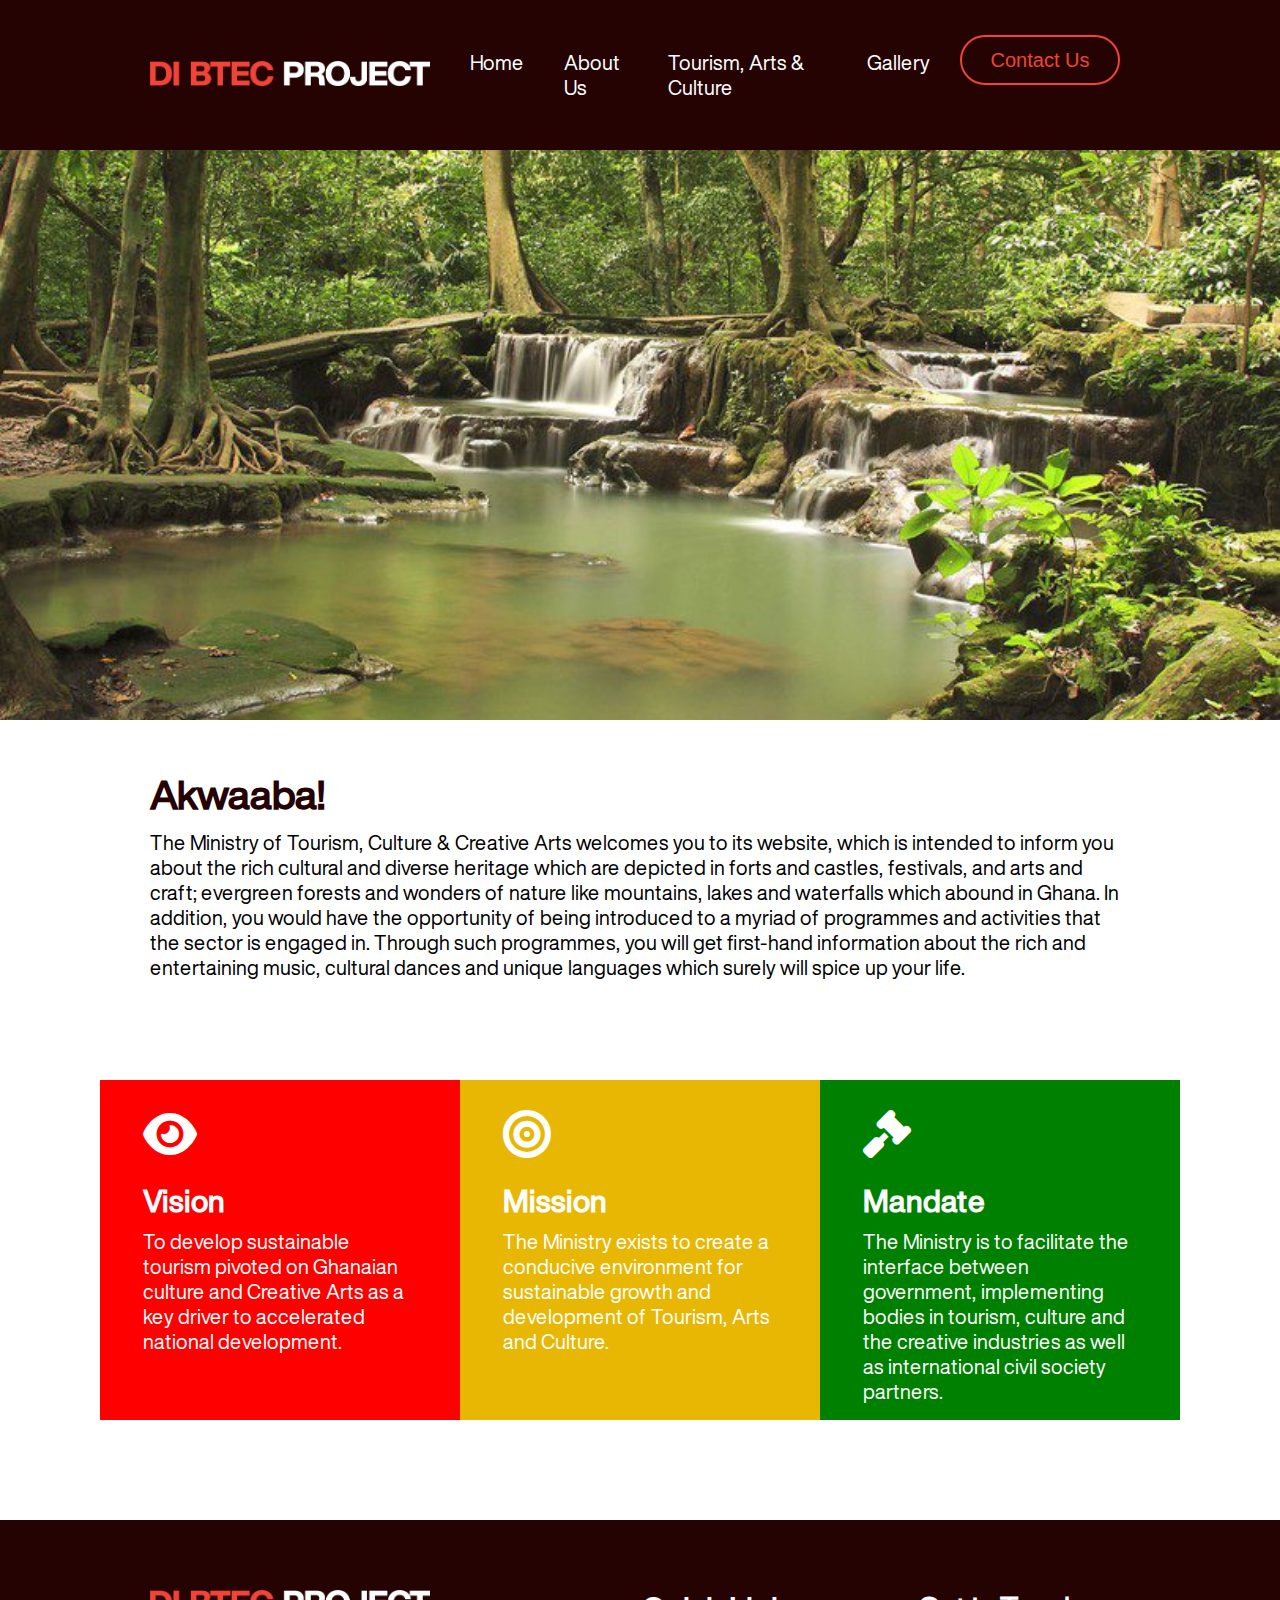
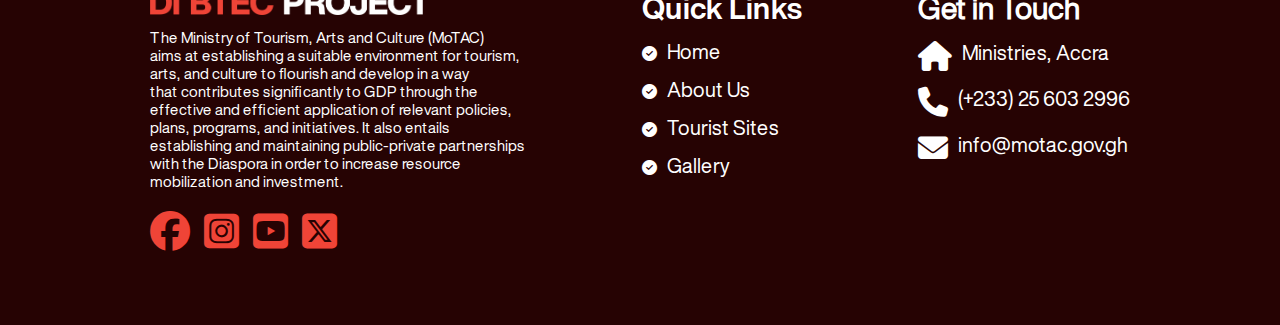
<file: index.html>
<!DOCTYPE html>
<html lang="en">
<head>
    <meta charset="UTF-8">
    <meta name="viewport" content="width=device-width, initial-scale=1.0">
    <title>motac.com</title>
    <link rel="stylesheet" href="style.css">
    <link rel="stylesheet" href="https://cdnjs.cloudflare.com/ajax/libs/font-awesome/6.7.2/css/all.min.css">
</head>
<body>
    <header>
        <a href="index.html">
        <div class="logo"><img src="logo1.png" alt=""></div>
        </a>
            <nav>
                <ul>
                    <li><a href="index.html">Home</a></li>
                    <li><a href="about.html">About Us</a></li>
                    <li><a href="tourist.html">Tourism, Arts & Culture</a></li>
                    <li><a href="gallery.html">Gallery</a></li>
                </ul>
                <a href="contact.html"><button class="nav-button">Contact Us</button></a>
            </nav>
    </header>
    <section id="main">
        <div class="hero">
            <div class="text">
                <h1 class="anim">Immerse Yourself<br>
                    in the Vibrant<br>
                    Ghanaian Culture.</h1>
                <p class="anim">Discover the Heartbeat of West Africa: Experience the Vibrant Culture,<br>
                    Stunning Landscapes, and Warm Hospitality of Ghana!
                </p>
                <a href="/tourist.html"><button class="btn anim">Explore More</button></a>
    </section>

    <section id="about">
        <div class="about-sec">
            <h2>Akwaaba!</h2>
            <p>The Ministry of Tourism, Culture & Creative Arts welcomes you to its website,
                which is intended to inform you about the rich cultural and diverse heritage
                which are depicted in forts and castles, festivals, and arts and craft;
                evergreen forests and wonders of nature like mountains, lakes and waterfalls
                which abound in Ghana. In addition, you would have the opportunity of
                being introduced to a myriad of programmes and activities that the sector is
                engaged in. Through such programmes, you will get first-hand information
                about the rich and entertaining music, cultural dances and unique
                languages which surely will spice up your life.
            </p>
        </div>
        <div class="cards">
            <div class="card1">
                <i class="fa-solid fa-eye"></i>
                <h2>Vision</h2>
                <p>To develop sustainable tourism pivoted on Ghanaian culture and
                    Creative Arts as a key driver to accelerated national development.</p>
            </div>
            <div class="card2">
                <i class="fa-solid fa-bullseye"></i>
                <h2>Mission</h2>
                <p>The Ministry exists to create a conducive environment for
                    sustainable growth and development of Tourism, Arts and Culture.</p>
            </div>
            <div class="card3">
                <i class="fa-solid fa-gavel"></i>
                <h2>Mandate</h2>
                <p>The Ministry is to facilitate the interface between government,
                    implementing bodies in tourism, culture and the creative
                    industries as well as international civil society partners.

                </p>
            </div>
        </div>
    </section>
    <section id="footer-links">
        <div class="bottom-links">
            <div class="footer-logo">
                <img src="logo1.png" alt="">
                <p>The Ministry of Tourism, Arts and Culture (MoTAC) <br>aims
                at establishing a suitable environment for tourism, <br>
                 arts, and culture to flourish and develop in a way <br>
                that contributes significantly to GDP through the <br>
                effective and efficient application of relevant policies, <br>
                plans, programs, and initiatives. It also entails <br>
                establishing and maintaining public-private partnerships <br>
                with the Diaspora in order to increase resource <br>
                mobilization and investment.
                </p>
           
            <span class="social-icons">
                <a href="https://www.facebook.com" class="fb-icon">
                    <i class="fa-brands fa-facebook"></i>
                  </a>
                  <a href="https://www.instagram.com" class="ig-icon">
                    <i class="fa-brands fa-square-instagram"></i>
                  </a>
                  <a href="https://www.youtube.com" class="youtube-icon">
                    <i class="fa-brands fa-square-youtube"></i>
                  </a>
                  <a href="https://www.x.com" class="x-icon">
                    <i class="fa-brands fa-square-x-twitter"></i>
                  </a>
                </span>
            </div>
            <div class="quick-links">
                <h2>Quick Links</h2>
                <ul>
                    <li><i class="fa-solid fa-circle-check"></i><a href="index.html">Home</a></li>
                    <li><i class="fa-solid fa-circle-check"></i><a href="about.html">About Us</a></li>
                    <li><i class="fa-solid fa-circle-check"></i><a href="tourist.html">Tourist Sites</a></li>
                    <li><i class="fa-solid fa-circle-check"></i><a href="gallery.html">Gallery</a></li>
                </ul>
            </div>
            <div class="get-in-touch">
                <h2>Get in Touch</h2>
                <ul>
                    <li><i class="fa-solid fa-home"></i><a href="#">Ministries, Accra</a></li>
                    <li><i class="fa-solid fa-phone"></i><a href="#">(+233) 25 603 2996</a></li>
                    <li><i class="fa-solid fa-envelope"></i><a href="#">info@motac.gov.gh</a></li>
                </ul>
            </div>
        </div>
    </section>
</body>
</html>
</file>
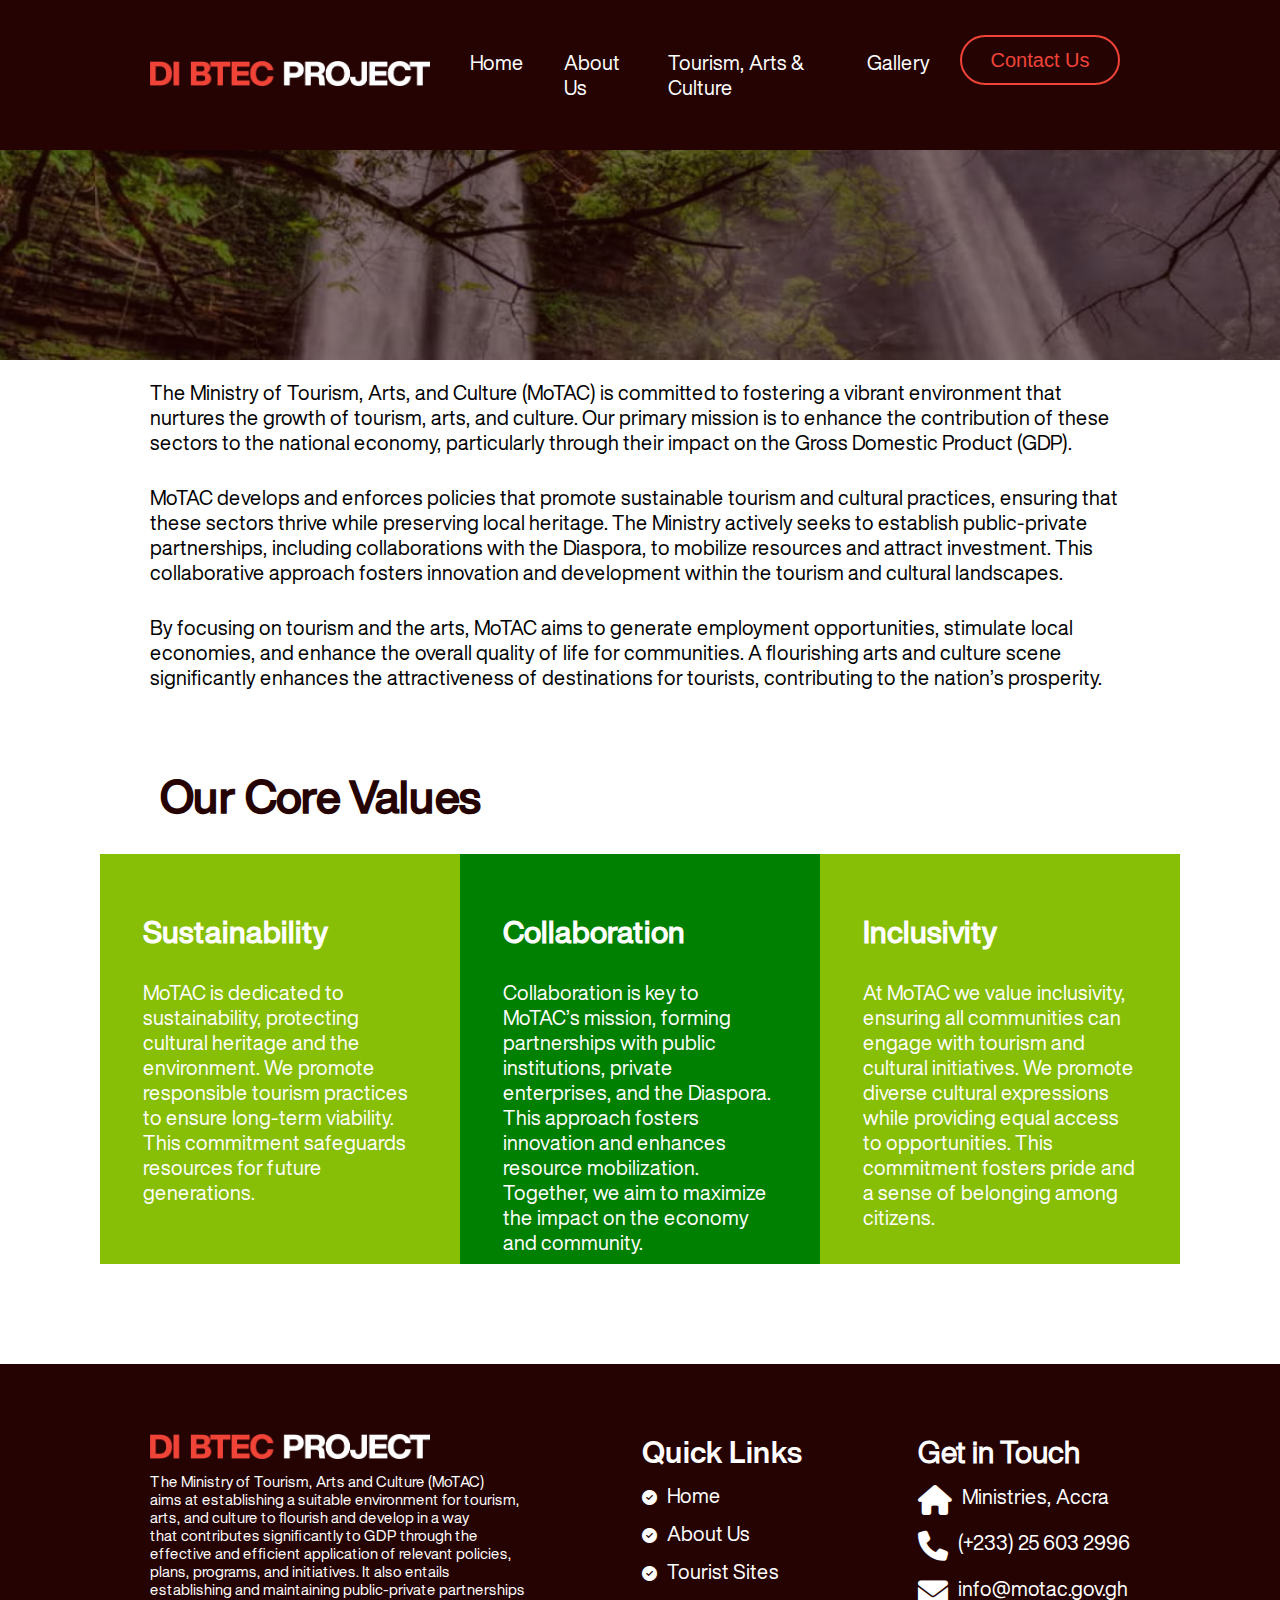
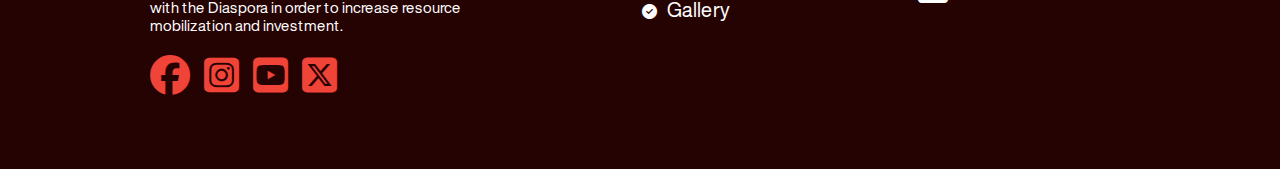
<file: about.html>
<!DOCTYPE html>
<html lang="en">
<head>
    <meta charset="UTF-8">
    <meta name="viewport" content="width=device-width, initial-scale=1.0">
    <title>motac.com</title>
    <link rel="stylesheet" href="style.css">
    <link rel="stylesheet" href="https://cdnjs.cloudflare.com/ajax/libs/font-awesome/6.7.2/css/all.min.css">
</head>
<body>
    <header>
        <a href="index.html">
            <div class="logo"><img src="logo1.png" alt=""></div>
            </a>
            <nav>
                <ul>
                    <li><a href="index.html">Home</a></li>
                    <li><a href="about.html">About Us</a></li>
                    <li><a href="tourist.html">Tourism, Arts & Culture</a></li>
                    <li><a href="gallery.html">Gallery</a></li>
                </ul>
                <a href="contact.html"><button class="nav-button">Contact Us</button></a>
            </nav>
    </header>

    <section id="contact-sec">
        <div class="con-hero">
            <div class="contact">
                <h1 class="anim">About MoTAC</h1>
    </section>

    <section id="about">
        <div class="motac-sec">
            <p>The Ministry of Tourism, Arts, and Culture (MoTAC) is committed to
                fostering a vibrant environment that nurtures the growth of tourism,
                arts, and culture. Our primary mission is to enhance the contribution
                of these sectors to the national economy, particularly through their
                impact on the Gross Domestic Product (GDP).</p>

                <p>MoTAC develops and enforces policies that promote sustainable tourism
                and cultural practices, ensuring that these sectors thrive while
                preserving local heritage. The Ministry actively seeks to establish
                public-private partnerships, including collaborations with the Diaspora,
                to mobilize resources and attract investment. This collaborative
                approach fosters innovation and development within the tourism and
                cultural landscapes.</p>
                
                <p>By focusing on tourism and the arts, MoTAC aims to generate employment
                opportunities, stimulate local economies, and enhance the overall
                quality of life for communities. A flourishing arts and culture scene
                significantly enhances the attractiveness of destinations for tourists,
                contributing to the nation’s prosperity.
            </p>
        </div>
        <div class="values">
            <h2>Our Core Values</h2>
        </div>
        <div class="motac-cards">
            <div class="motac-card1">
                <h2>Sustainability</h2>
                <p>MoTAC is dedicated to sustainability, protecting cultural heritage
                    and the environment. We promote responsible tourism practices to
                    ensure long-term viability. This commitment safeguards resources
                    for future generations.</p>
            </div>
            <div class="motac-card2">
                <h2>Collaboration</h2>
                <p>Collaboration is key to MoTAC’s mission, forming partnerships
                    with public institutions, private enterprises, and the Diaspora.
                    This approach fosters innovation and enhances resource mobilization.
                    Together, we aim to maximize the impact on the economy and
                    community.</p>
            </div>
            <div class="motac-card3">
                <h2>Inclusivity</h2>
                <p>At MoTAC we value inclusivity, ensuring all communities can engage with
                    tourism and cultural initiatives. We promote diverse cultural
                    expressions while providing equal access to opportunities.
                    This commitment fosters pride and a sense of belonging among citizens.

                </p>
            </div>
        </div>
    </section>

    <section id="footer-links">
        <div class="bottom-links">
            <div class="footer-logo">
                <img src="logo1.png" alt="">
                <p>The Ministry of Tourism, Arts and Culture (MoTAC) <br>aims
                at establishing a suitable environment for tourism, <br>
                 arts, and culture to flourish and develop in a way <br>
                that contributes significantly to GDP through the <br>
                effective and efficient application of relevant policies, <br>
                plans, programs, and initiatives. It also entails <br>
                establishing and maintaining public-private partnerships <br>
                with the Diaspora in order to increase resource <br>
                mobilization and investment.
                </p>
           
            <span class="social-icons">
                <a href="https://www.facebook.com" class="fb-icon">
                    <i class="fa-brands fa-facebook"></i>
                  </a>
                  <a href="https://www.instagram.com" class="ig-icon">
                    <i class="fa-brands fa-square-instagram"></i>
                  </a>
                  <a href="https://www.youtube.com" class="youtube-icon">
                    <i class="fa-brands fa-square-youtube"></i>
                  </a>
                  <a href="https://www.x.com" class="x-icon">
                    <i class="fa-brands fa-square-x-twitter"></i>
                  </a>
                </span>
            </div>
            <div class="quick-links">
                <h2>Quick Links</h2>
                <ul>
                    <li><i class="fa-solid fa-circle-check"></i><a href="index.html">Home</a></li>
                    <li><i class="fa-solid fa-circle-check"></i><a href="about.html">About Us</a></li>
                    <li><i class="fa-solid fa-circle-check"></i><a href="tourist.html">Tourist Sites</a></li>
                    <li><i class="fa-solid fa-circle-check"></i><a href="gallery.html">Gallery</a></li>
                </ul>
            </div>
            <div class="get-in-touch">
                <h2>Get in Touch</h2>
                <ul>
                    <li><i class="fa-solid fa-home"></i><a href="#">Ministries, Accra</a></li>
                    <li><i class="fa-solid fa-phone"></i><a href="#">(+233) 25 603 2996</a></li>
                    <li><i class="fa-solid fa-envelope"></i><a href="#">info@motac.gov.gh</a></li>
                </ul>
            </div>
        </div>
    </section>
</body>
</html>
</file>
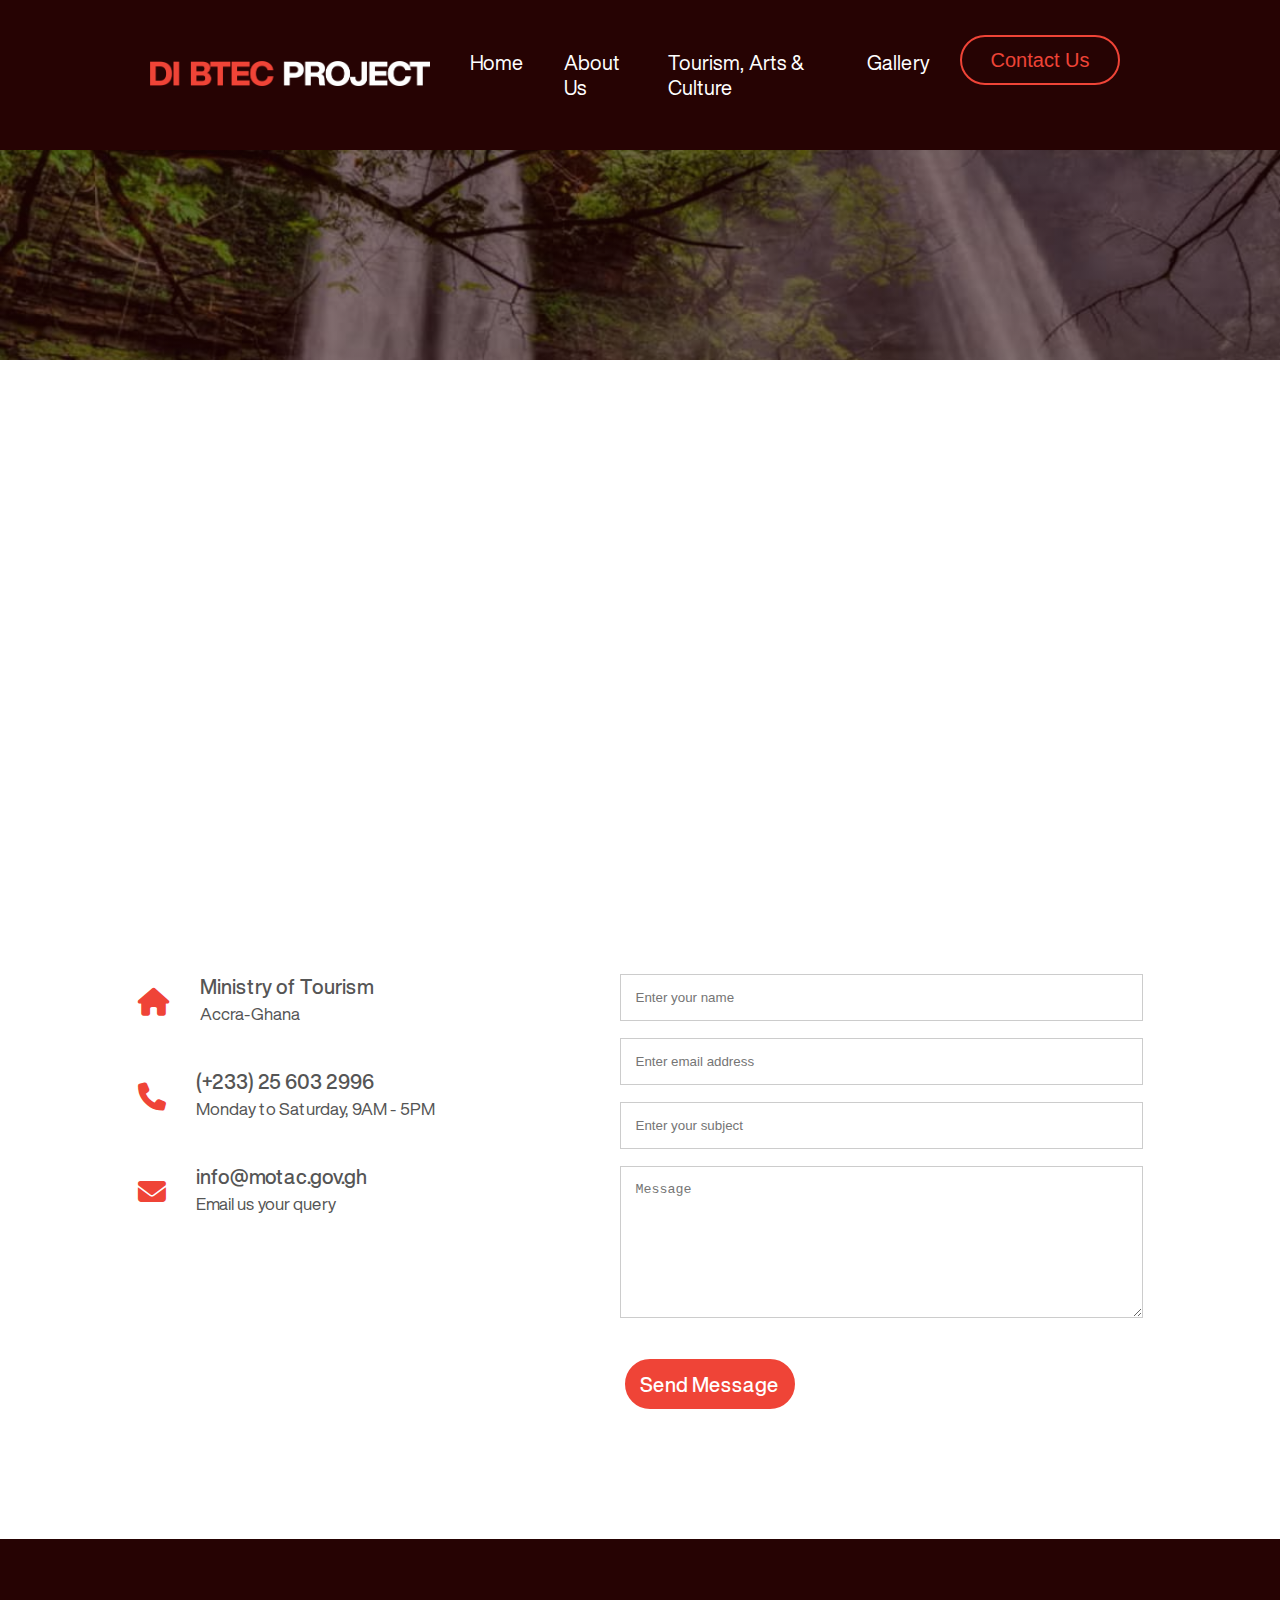
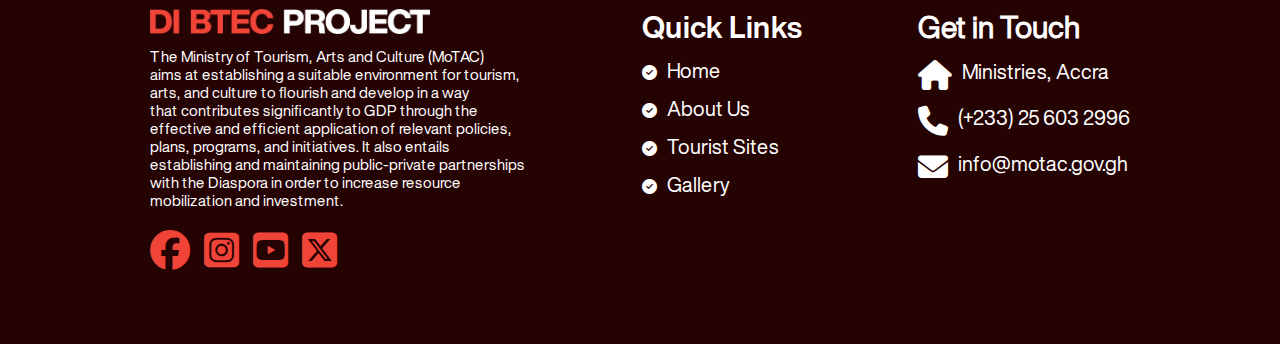
<file: contact.html>
<!DOCTYPE html>
<html lang="en">
<head>
    <meta charset="UTF-8">
    <meta name="viewport" content="width=device-width, initial-scale=1.0">
    <title>motac.com</title>
    <link rel="stylesheet" href="style.css">
    <link rel="stylesheet" href="https://cdnjs.cloudflare.com/ajax/libs/font-awesome/6.7.2/css/all.min.css">
</head>
<body>
    <header>
        <a href="index.html">
            <div class="logo"><img src="logo1.png" alt=""></div>
            </a>
            <nav>
                <ul>
                    <li><a href="index.html">Home</a></li>
                    <li><a href="about.html">About Us</a></li>
                    <li><a href="tourist.html">Tourism, Arts & Culture</a></li>
                    <li><a href="gallery.html">Gallery</a></li>
                </ul>
                <a href="contact.html"><button class="nav-button">Contact Us</button></a>
            </nav>
    </header>

    <section id="contact-sec">
        <div class="con-hero">
            <div class="contact">
                <h1 class="anim">Contact Us</h1>
    </section>

<section class="location">
    <iframe src="https://www.google.com/maps/embed?pb=!1m14!1m8!1m3!1d63536.27862392716!2d-0.189625!3d5.564436!3m2!1i1024!2i768!4f13.1!3m3!1m2!1s0xfdf9b45e8e8ef39%3A0xe1cfaac78013792b!2sMinistry%20Of%20Tourism!5e0!3m2!1sen!2sus!4v1740684901214!5m2!1sen!2sus" width="600" height="450" style="border:0;" allowfullscreen="" loading="lazy" referrerpolicy="no-referrer-when-downgrade"></iframe>
</section>

<section class="contact-us">
    <div class="row">
        <div class="contact-col">
            <div>
                <i class="fa-solid fa-home"></i>
                <span>
                    <h5>Ministry of Tourism</h5>
                    <p>Accra-Ghana</p>
                </span>
            </div>
                <div>
                    <i class="fa-solid fa-phone"></i>
                    <span>
                        <h5>(+233) 25 603 2996</h5>
                        <p>Monday to Saturday, 9AM - 5PM</p>
                    </span>
                </div>
                    <div>
                        <i class="fa-solid fa-envelope"></i>
                        <span>
                            <h5>info@motac.gov.gh</h5>
                            <p>Email us your query</p>
                        </span>
                    </div>
        </div>
        <div class="contact-col">
            <form action="">
                <input type="text" placeholder="Enter your name"required>
                <input type="email" placeholder="Enter email address"required>
                <input type="text" placeholder="Enter your subject"required>
                <textarea rows="8" placeholder="Message" required></textarea>
                <a href=""><button class="contact-btn">Send Message</button></a>
            </form>
        </div>
    </div>
</section>

    <section id="footer-links">
        <div class="bottom-links">
            <div class="footer-logo">
                <img src="logo1.png" alt="">
                <p>The Ministry of Tourism, Arts and Culture (MoTAC) <br>aims
                at establishing a suitable environment for tourism, <br>
                 arts, and culture to flourish and develop in a way <br>
                that contributes significantly to GDP through the <br>
                effective and efficient application of relevant policies, <br>
                plans, programs, and initiatives. It also entails <br>
                establishing and maintaining public-private partnerships <br>
                with the Diaspora in order to increase resource <br>
                mobilization and investment.
                </p>
           
            <span class="social-icons">
                <a href="https://www.facebook.com" class="fb-icon">
                    <i class="fa-brands fa-facebook"></i>
                  </a>
                  <a href="https://www.instagram.com" class="ig-icon">
                    <i class="fa-brands fa-square-instagram"></i>
                  </a>
                  <a href="https://www.youtube.com" class="youtube-icon">
                    <i class="fa-brands fa-square-youtube"></i>
                  </a>
                  <a href="https://www.x.com" class="x-icon">
                    <i class="fa-brands fa-square-x-twitter"></i>
                  </a>
                </span>
            </div>
            
            <div class="quick-links">
                <h2>Quick Links</h2>
                <ul>
                    <li><i class="fa-solid fa-circle-check"></i><a href="index.html">Home</a></li>
                    <li><i class="fa-solid fa-circle-check"></i><a href="about.html">About Us</a></li>
                    <li><i class="fa-solid fa-circle-check"></i><a href="tourist.html">Tourist Sites</a></li>
                    <li><i class="fa-solid fa-circle-check"></i><a href="gallery.html">Gallery</a></li>
                </ul>
            </div>
            <div class="get-in-touch">
                <h2>Get in Touch</h2>
                <ul>
                    <li><i class="fa-solid fa-home"></i><a href="#">Ministries, Accra</a></li>
                    <li><i class="fa-solid fa-phone"></i><a href="#">(+233) 25 603 2996</a></li>
                    <li><i class="fa-solid fa-envelope"></i><a href="#">info@motac.gov.gh</a></li>
                </ul>
        </div>
    </section>
</body>
</html>
</file>
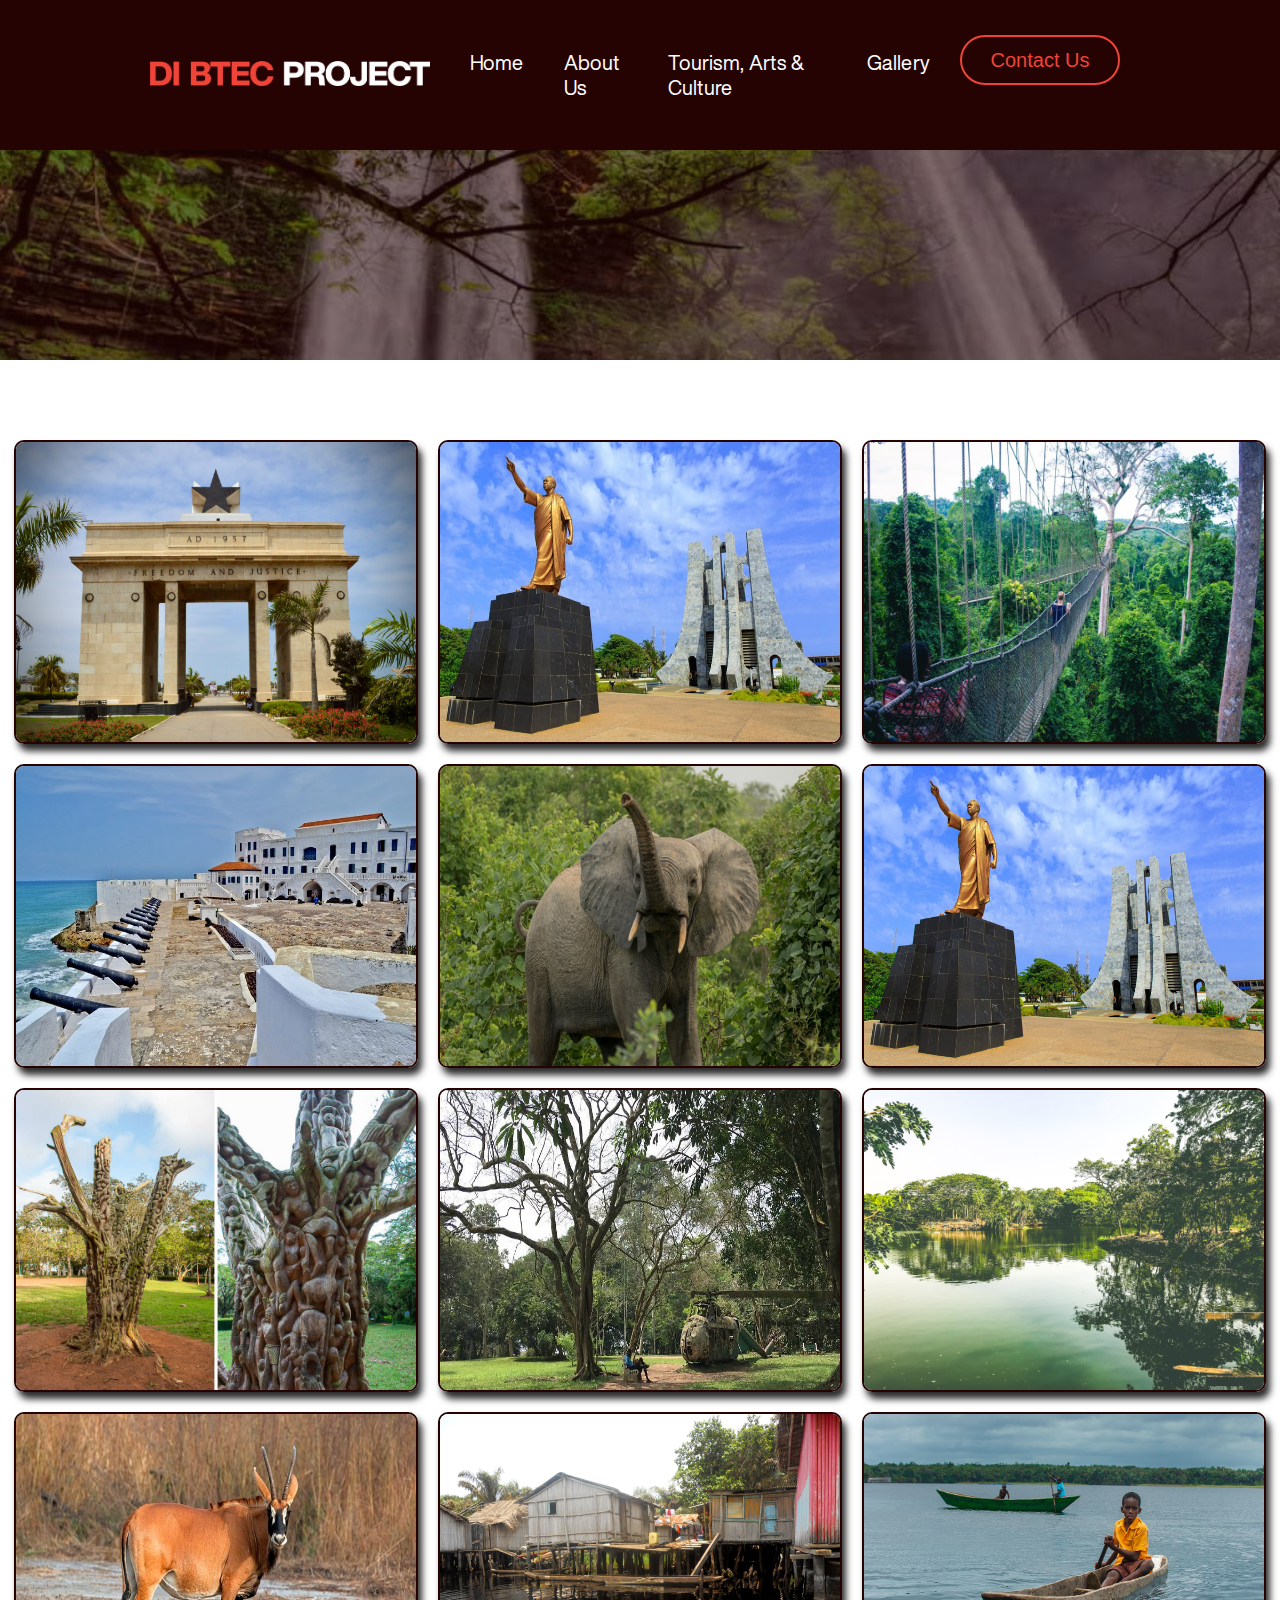
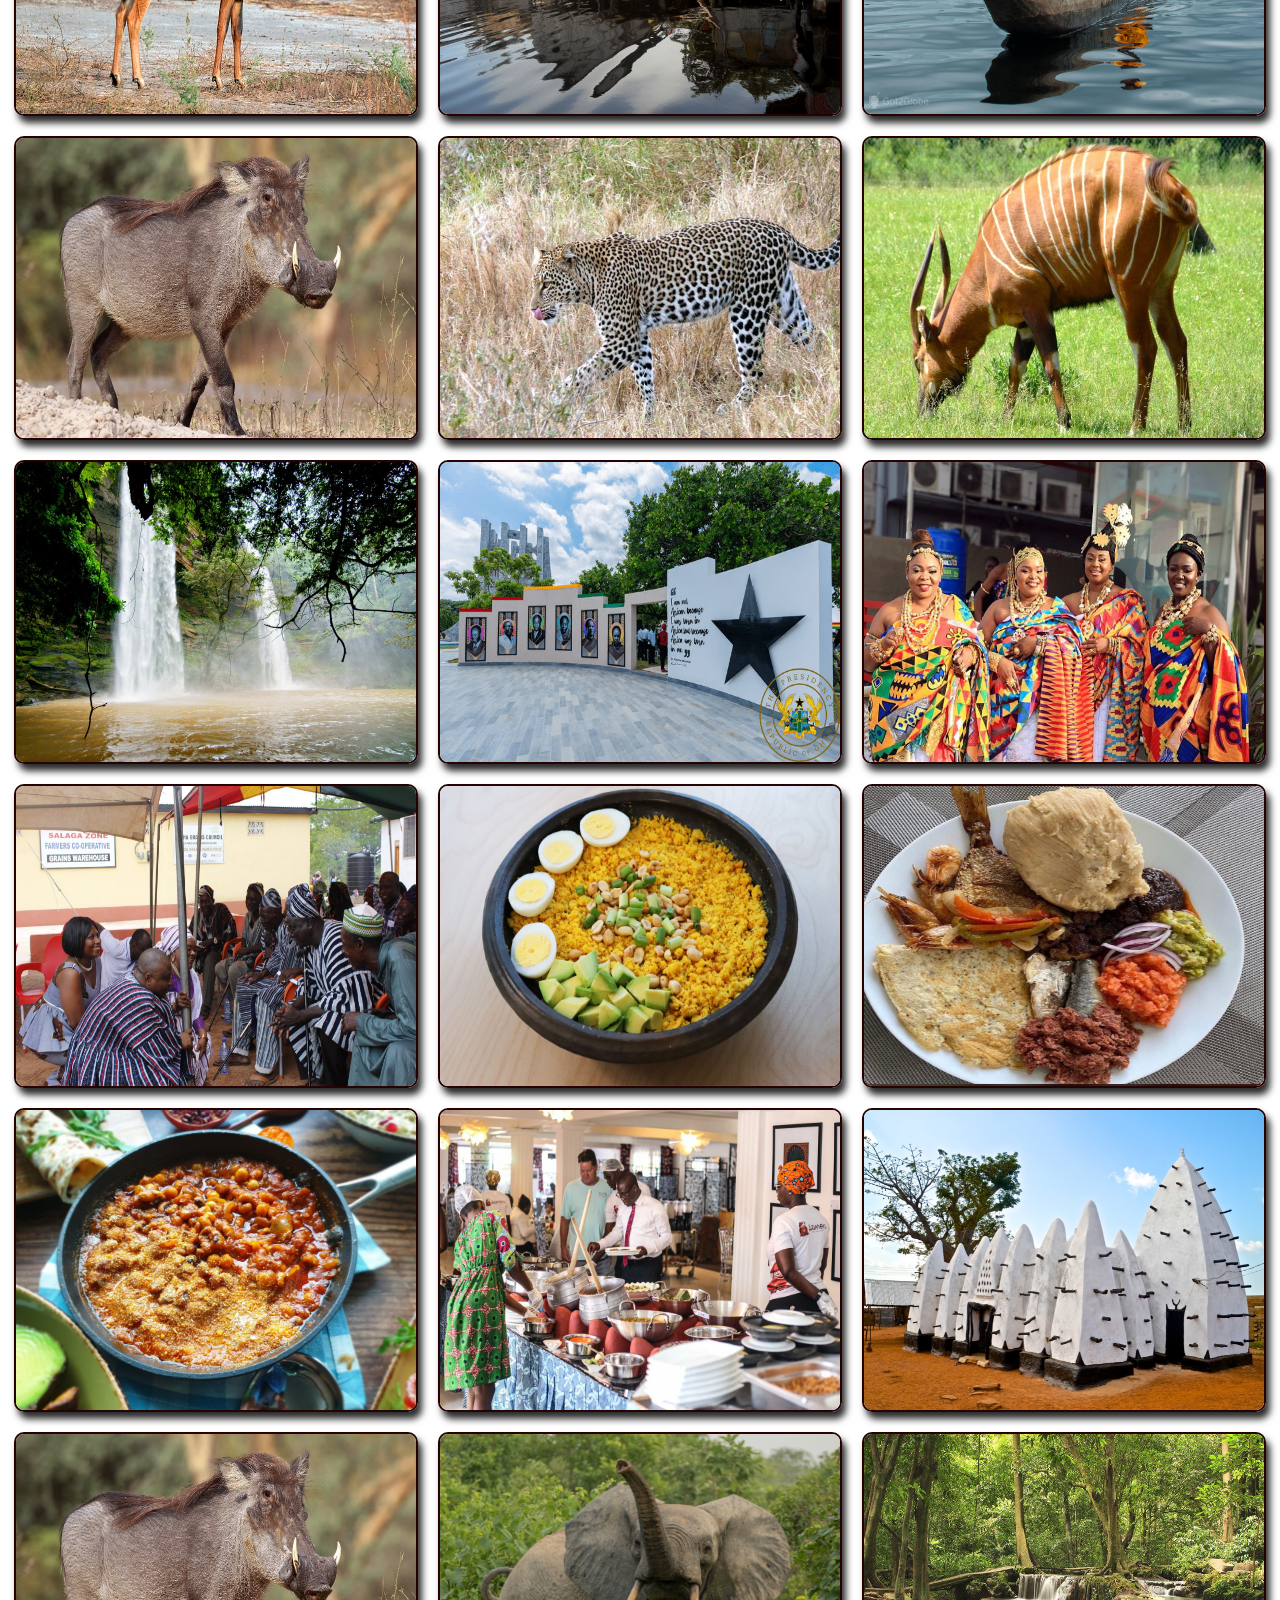
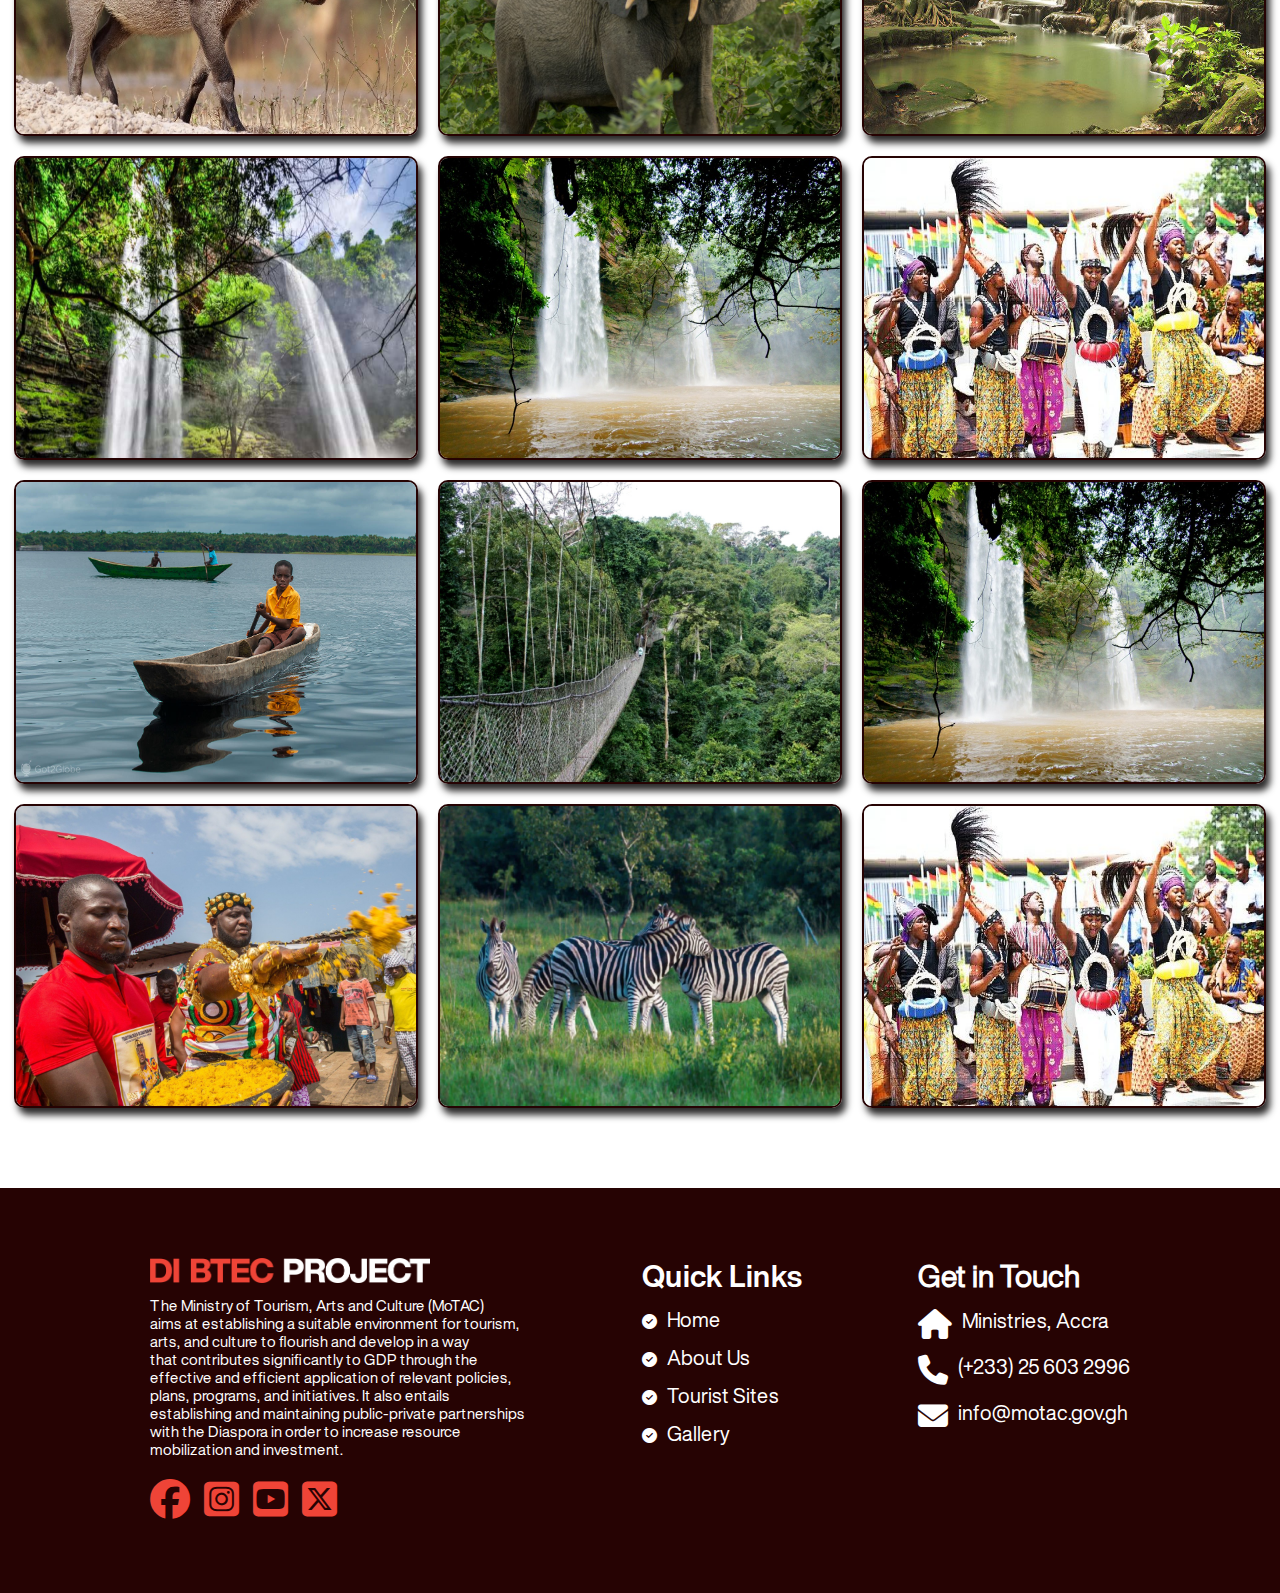
<file: gallery.html>
<!DOCTYPE html>
<html lang="en">
<head>
    <meta charset="UTF-8">
    <meta name="viewport" content="width=device-width, initial-scale=1.0">
    <title>motac.com</title>
    <link rel="stylesheet" href="style.css">
    <link rel="stylesheet" href="https://cdnjs.cloudflare.com/ajax/libs/font-awesome/6.7.2/css/all.min.css">
</head>
<body>
    <header>
        <a href="index.html">
            <div class="logo"><img src="logo1.png" alt=""></div>
            </a>
            <nav>
                <ul>
                    <li><a href="index.html">Home</a></li>
                    <li><a href="about.html">About Us</a></li>
                    <li><a href="tourist.html">Tourism, Arts & Culture</a></li>
                    <li><a href="gallery.html">Gallery</a></li>
                </ul>
                <a href="contact.html"><button class="nav-button">Contact Us</button></a>
            </nav>
    </header>

    <section id="contact-sec">
        <div class="con-hero">
            <div class="contact">
                <h1 class="anim">Our Gallery</h1>
    </section>

    <div class="gallery">
        <img src="img1.jpg" alt="">
        <img src="img2.jpg" alt="">
        <img src="img3.jpg" alt="">
        <img src="img4.jpg" alt="">
        <img src="img5.jpg" alt="">
        <img src="img6.jpg" alt="">
        <img src="img7.jpg" alt="">
        <img src="img8.jpg" alt="">
        <img src="img9.jpg" alt="">
        <img src="img10.jpg" alt="">
        <img src="img11.jpg" alt="">
        <img src="img12.jpg" alt="">
        <img src="img13.jpg" alt="">
        <img src="img14.jpg" alt="">
        <img src="img15.jpg" alt="">
        <img src="img16.jpg" alt="">
        <img src="img17.png" alt="">
        <img src="img18.jpg" alt="">
        <img src="img19.jpg" alt="">
        <img src="img20.jpg" alt="">
        <img src="img21.jpg" alt="">
        <img src="img23.jpg" alt="">
        <img src="img24.jpg" alt="">
        <img src="larabanga-1.jpg" alt="">
        <img src="mole.jpg" alt="">
        <img src="mole.png" alt="">
        <img src="bg-image.jpeg" alt="">
        <img src="bg-image2.jpg" alt="">
        <img src="boti-falls-1.jpg" alt="">
        <img src="culture.jpg" alt="">
        <img src="d46daedd-eeec-4bf3-84d8-80e4011d0637.jpg" alt="">
        <img src="kakum.png" alt="">
        <img src="boti-falls-1.jpg" alt="">
        <img src="homowo.png" alt="">
        <img src="shaihills.jpg" alt="">
        <img src="culture.jpg" alt="">
    </div>

    <section id="footer-links">
        <div class="bottom-links">
            <div class="footer-logo">
                <img src="logo1.png" alt="">
                <p>The Ministry of Tourism, Arts and Culture (MoTAC) <br>aims
                at establishing a suitable environment for tourism, <br>
                 arts, and culture to flourish and develop in a way <br>
                that contributes significantly to GDP through the <br>
                effective and efficient application of relevant policies, <br>
                plans, programs, and initiatives. It also entails <br>
                establishing and maintaining public-private partnerships <br>
                with the Diaspora in order to increase resource <br>
                mobilization and investment.
                </p>
           
            <span class="social-icons">
                <a href="https://www.facebook.com" class="fb-icon">
                    <i class="fa-brands fa-facebook"></i>
                  </a>
                  <a href="https://www.instagram.com" class="ig-icon">
                    <i class="fa-brands fa-square-instagram"></i>
                  </a>
                  <a href="https://www.youtube.com" class="youtube-icon">
                    <i class="fa-brands fa-square-youtube"></i>
                  </a>
                  <a href="https://www.x.com" class="x-icon">
                    <i class="fa-brands fa-square-x-twitter"></i>
                  </a>
                </span>
            </div>
            <div class="quick-links">
                <h2>Quick Links</h2>
                <ul>
                    <li><i class="fa-solid fa-circle-check"></i><a href="index.html">Home</a></li>
                    <li><i class="fa-solid fa-circle-check"></i><a href="about.html">About Us</a></li>
                    <li><i class="fa-solid fa-circle-check"></i><a href="tourist.html">Tourist Sites</a></li>
                    <li><i class="fa-solid fa-circle-check"></i><a href="gallery.html">Gallery</a></li>
                </ul>
            </div>
            <div class="get-in-touch">
                <h2>Get in Touch</h2>
                <ul>
                    <li><i class="fa-solid fa-home"></i><a href="#">Ministries, Accra</a></li>
                    <li><i class="fa-solid fa-phone"></i><a href="#">(+233) 25 603 2996</a></li>
                    <li><i class="fa-solid fa-envelope"></i><a href="#">info@motac.gov.gh</a></li>
            </div>
        </div>
    </section>
</body>
</html>
</file>
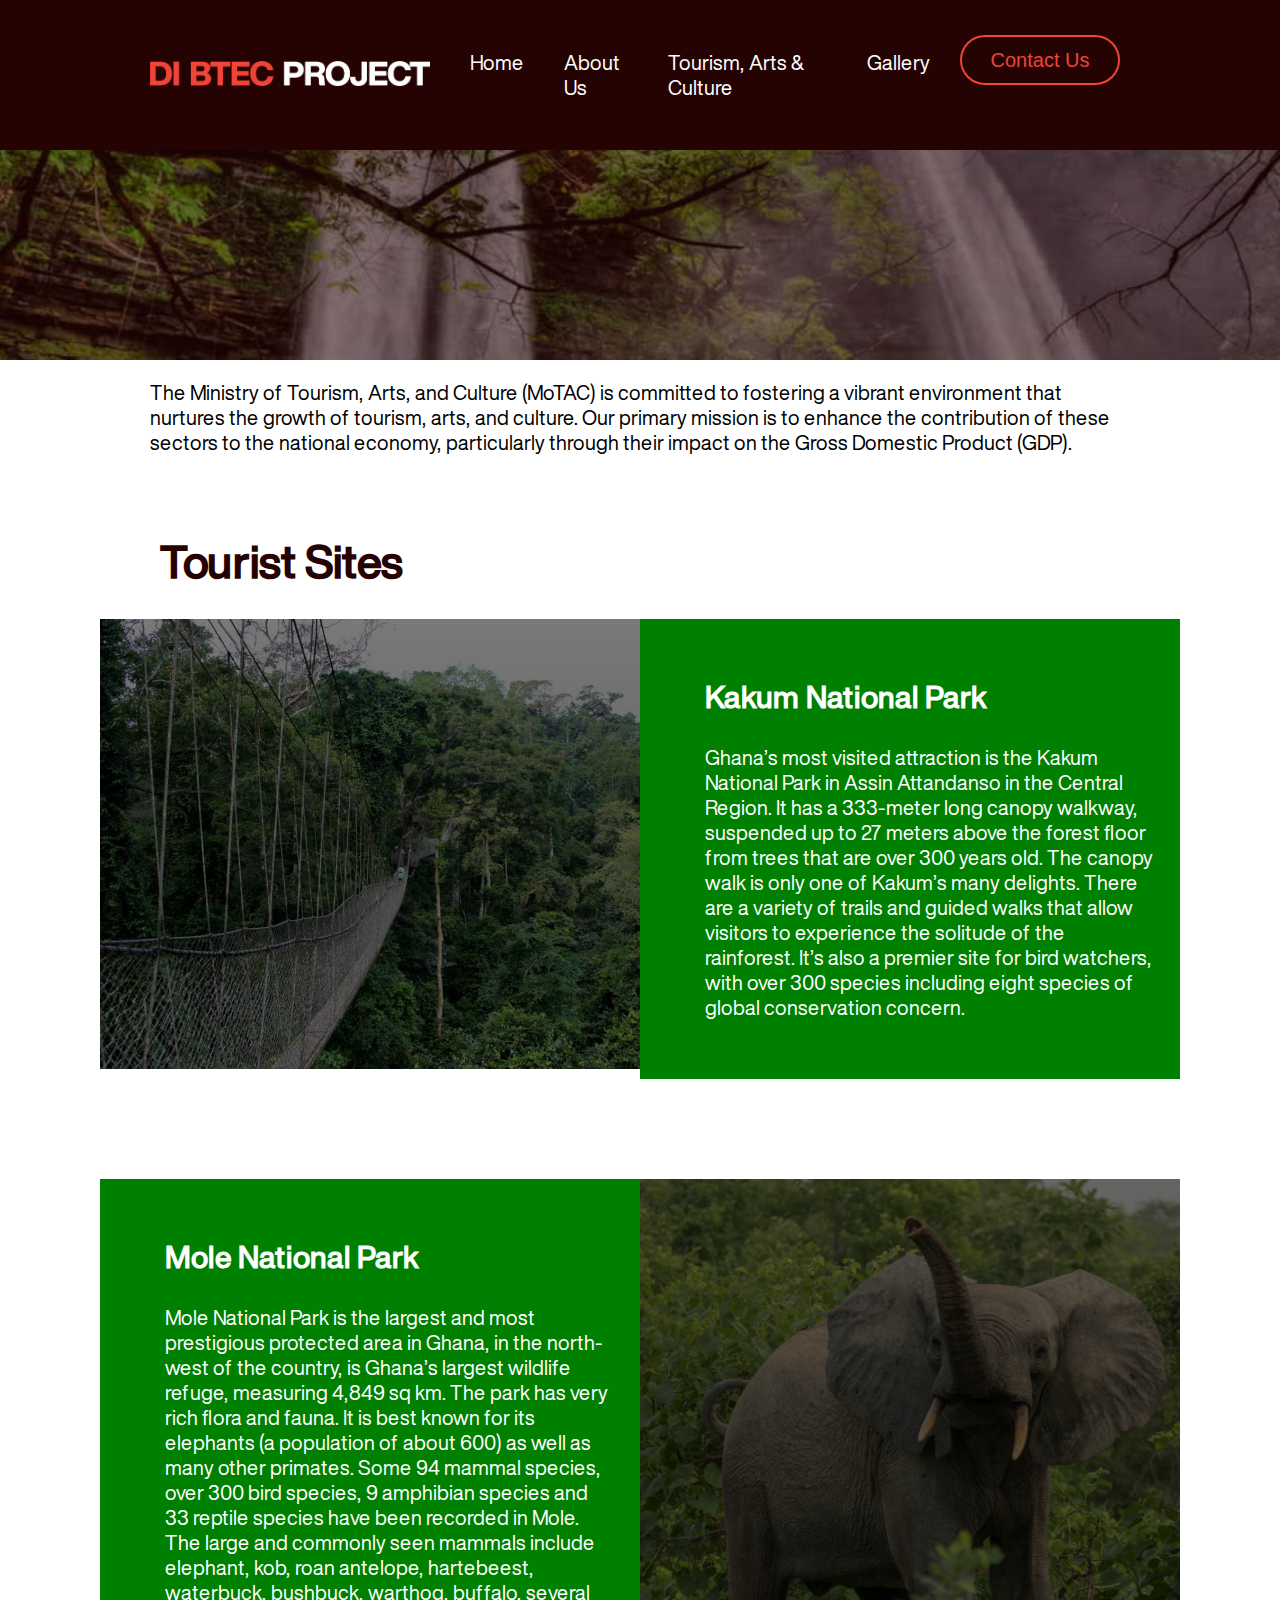
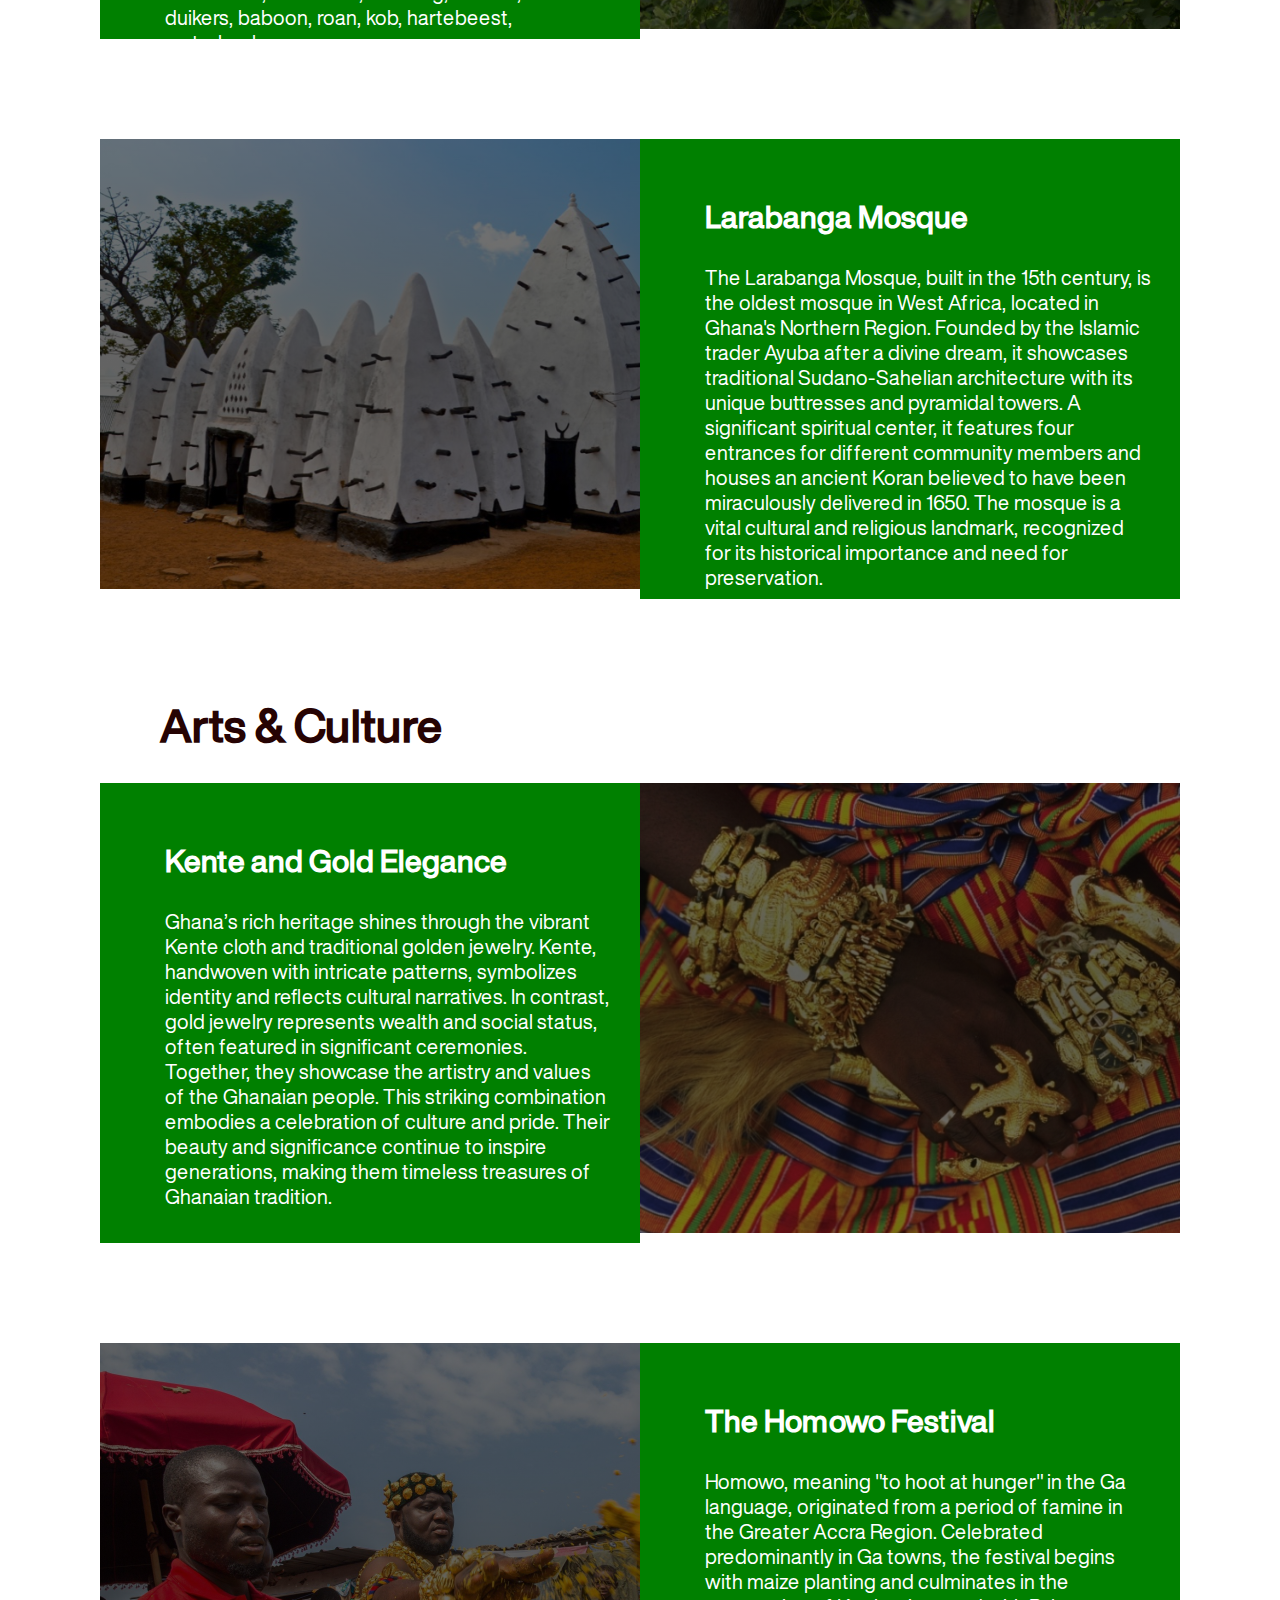
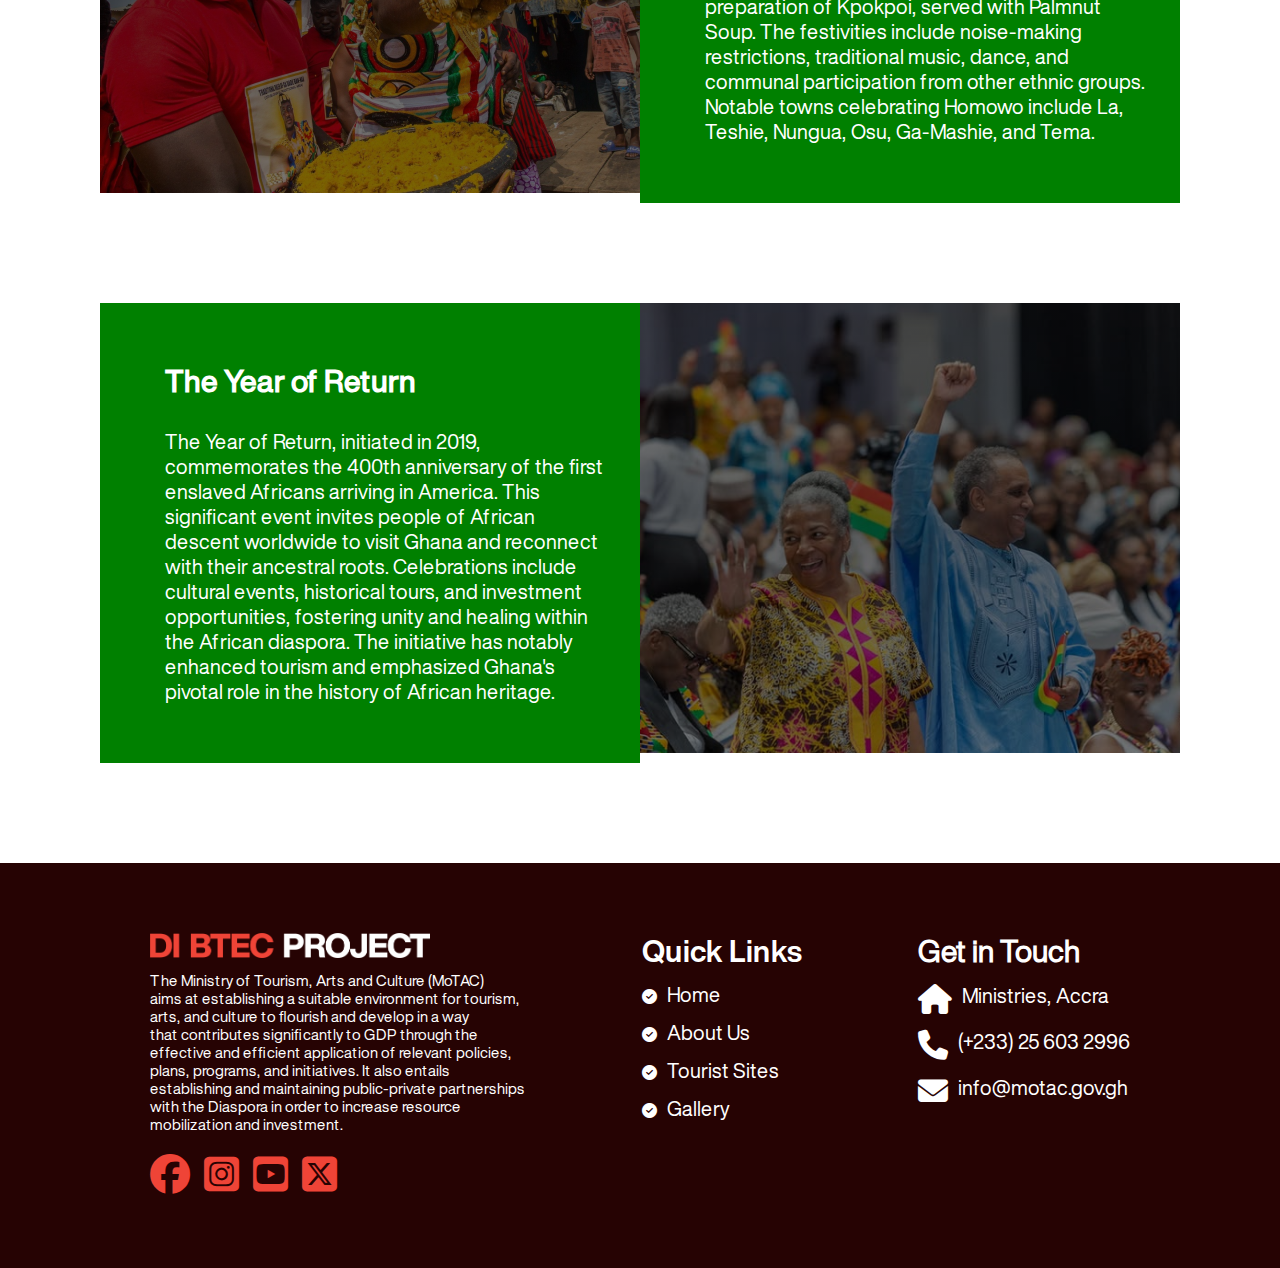
<file: tourist.html>
<!DOCTYPE html>
<html lang="en">

<head>
    <meta charset="UTF-8">
    <meta name="viewport" content="width=device-width, initial-scale=1.0">
    <title>motac.com</title>
    <link rel="stylesheet" href="style.css">
    <link rel="stylesheet" href="https://cdnjs.cloudflare.com/ajax/libs/font-awesome/6.7.2/css/all.min.css">
</head>

<body>
    <header>
        <a href="index.html">
            <div class="logo"><img src="logo1.png" alt=""></div>
        </a>
        <nav>
            <ul>
                <li><a href="index.html">Home</a></li>
                <li><a href="about.html">About Us</a></li>
                <li><a href="tourist.html">Tourism, Arts & Culture</a></li>
                <li><a href="gallery.html">Gallery</a></li>
            </ul>
            <a href="contact.html"><button class="nav-button">Contact Us</button></a>
        </nav>
    </header>

    <section id="contact-sec">
        <div class="con-hero">
            <div class="contact">
                <h1 class="anim">Tourism, Arts & Culture</h1>
    </section>

    <section id="about">
        <div class="motac-sec">
            <p>The Ministry of Tourism, Arts, and Culture (MoTAC) is committed to
                fostering a vibrant environment that nurtures the growth of tourism,
                arts, and culture. Our primary mission is to enhance the contribution
                of these sectors to the national economy, particularly through their
                impact on the Gross Domestic Product (GDP).</p>
        </div>


        <div class="values">
            <h2>Tourist Sites</h2>
        </div>
        <div class="tourist-cards">
            <div class="tourist-card1 site1">
            </div>
            <div class="tourist-card2">
                <h2>Kakum National Park </h2>
                <p>Ghana’s most visited attraction is the Kakum National Park in Assin Attandanso in the Central Region.
                    It has a 333-meter long canopy walkway, suspended up to 27 meters above the forest floor from trees
                    that are over 300 years old. The canopy walk is only one of Kakum’s many delights. There are a
                    variety of trails and guided walks that allow visitors to experience the solitude of the rainforest.
                    It’s also a premier site for bird watchers, with over 300 species including eight species of global
                    conservation concern.</p>
            </div>
        </div>


        <div class="tourist-cards">
            <div class="tourist-card2">
                <h2>Mole National Park</h2>
                <p>Mole National Park is the largest and most prestigious protected area in Ghana, in the north-west of
                    the country, is Ghana’s largest wildlife refuge, measuring 4,849 sq km. The park has very rich flora
                    and fauna. It is best known for its elephants (a population of about 600) as well as many other
                    primates. Some 94 mammal species, over 300 bird species, 9 amphibian species and 33 reptile species
                    have been recorded in Mole. The large and commonly seen mammals include elephant, kob, roan
                    antelope, hartebeest, waterbuck, bushbuck, warthog, buffalo, several duikers, baboon, roan, kob,
                    hartebeest, waterbuck. </p>
            </div>
            <div class="tourist-card1 site2">
            </div>
        </div>

        <div class="tourist-cards">
            <div class="tourist-card1 site3">
            </div>
            <div class="tourist-card2">
                <h2>Larabanga Mosque </h2>
                <p>The Larabanga Mosque, built in the 15th century, is the oldest mosque in West Africa, located in
                    Ghana's Northern Region. Founded by the Islamic trader Ayuba after a divine dream, it showcases
                    traditional Sudano-Sahelian architecture with its unique buttresses and pyramidal towers. A
                    significant spiritual center, it features four entrances for different community members and houses
                    an ancient Koran believed to have been miraculously delivered in 1650. The mosque is a vital
                    cultural and religious landmark, recognized for its historical importance and need for preservation.
                </p>
            </div>
        </div>

        <div class="values">
            <h2>Arts & Culture</h2>
        </div>

        <div class="tourist-cards">
            <div class="tourist-card2">
                <h2>Kente and Gold Elegance</h2>
                <p>Ghana’s rich heritage shines through the vibrant Kente cloth and traditional golden jewelry. Kente,
                    handwoven with intricate patterns, symbolizes identity and reflects cultural narratives. In
                    contrast, gold jewelry represents wealth and social status, often featured in significant
                    ceremonies. Together, they showcase the artistry and values of the Ghanaian people. This striking
                    combination embodies a celebration of culture and pride. Their beauty and significance continue to
                    inspire generations, making them timeless treasures of Ghanaian tradition.

                </p>
            </div>
            <div class="tourist-card1 site6">
            </div>
        </div>

        <div class="tourist-cards">
            <div class="tourist-card1 site4">
            </div>
            <div class=" tourist-card2">
                <h2>The Homowo Festival</h2>
                <p>Homowo, meaning "to hoot at hunger" in the Ga language, originated from a period of famine in the
                    Greater Accra Region. Celebrated predominantly in Ga towns, the festival begins with maize planting
                    and culminates in the preparation of Kpokpoi, served with Palmnut Soup. The festivities include
                    noise-making restrictions, traditional music, dance, and communal participation from other ethnic
                    groups. Notable towns celebrating Homowo include La, Teshie, Nungua, Osu, Ga-Mashie, and Tema.

                </p>
            </div>
        </div>


        <div class="tourist-cards">
            <div class="tourist-card2">
                <h2>The Year of Return</h2>
                <p>The Year of Return, initiated in 2019, commemorates the 400th anniversary of the first enslaved
                    Africans arriving in America. This significant event invites people of African descent worldwide to
                    visit Ghana and reconnect with their ancestral roots. Celebrations include cultural events,
                    historical tours, and investment opportunities, fostering unity and healing within the African
                    diaspora. The initiative has notably enhanced tourism and emphasized Ghana's pivotal role in the
                    history of African heritage.

                </p>
            </div>
            <div class=" tourist-card1 site5">
            </div>
        </div>

    </section>

    <section id="footer-links">
        <div class="bottom-links">
            <div class="footer-logo">
                <img src="logo1.png" alt="">
                <p>The Ministry of Tourism, Arts and Culture (MoTAC) <br>aims
                    at establishing a suitable environment for tourism, <br>
                    arts, and culture to flourish and develop in a way <br>
                    that contributes significantly to GDP through the <br>
                    effective and efficient application of relevant policies, <br>
                    plans, programs, and initiatives. It also entails <br>
                    establishing and maintaining public-private partnerships <br>
                    with the Diaspora in order to increase resource <br>
                    mobilization and investment.
                </p>

                <span class="social-icons">
                    <a href="https://www.facebook.com" class="fb-icon">
                        <i class="fa-brands fa-facebook"></i>
                      </a>
                      <a href="https://www.instagram.com" class="ig-icon">
                        <i class="fa-brands fa-square-instagram"></i>
                      </a>
                      <a href="https://www.youtube.com" class="youtube-icon">
                        <i class="fa-brands fa-square-youtube"></i>
                      </a>
                      <a href="https://www.x.com" class="x-icon">
                        <i class="fa-brands fa-square-x-twitter"></i>
                      </a>
                </span>
            </div>
            <div class="quick-links">
                <h2>Quick Links</h2>
                <ul>
                    <li><i class="fa-solid fa-circle-check"></i><a href="index.html">Home</a></li>
                    <li><i class="fa-solid fa-circle-check"></i><a href="about.html">About Us</a></li>
                    <li><i class="fa-solid fa-circle-check"></i><a href="tourist.html">Tourist Sites</a></li>
                    <li><i class="fa-solid fa-circle-check"></i><a href="gallery.html">Gallery</a></li>
                </ul>
            </div>
            <div class="get-in-touch">
                <h2>Get in Touch</h2>
                <ul>
                    <li><i class="fa-solid fa-home"></i><a href="#">Ministries, Accra</a></li>
                    <li><i class="fa-solid fa-phone"></i><a href="#">(+233) 25 603 2996</a></li>
                    <li><i class="fa-solid fa-envelope"></i><a href="#">info@motac.gov.gh</a></li>
                </ul>
            </div>
        </div>
    </section>
</body>

</html>
</file>
<file: style.css>
/* General Reset */
*{
    margin: 0;
    padding: 0;
    text-decoration: none;
    list-style-type: none;
}

/* Body Styles */
body{
    background-color: white;

}
body::-webkit-scrollbar{
    display: none;
}

/* Font Styles */
@font-face {
    font-family: HelveticaNowDisplay-ExtraBold;
    src: url(HelveticaNowDisplay-ExtraBold.ttf);
    font-weight: 800;
    font-style: normal;
  }

  @font-face {
    font-family: HelveticaNowDisplay-Bold;
    src: url(HelveticaNowDisplay-Bold.ttf);
    font-weight: 700;
    font-style: normal;
  }

  @font-face {
    font-family: HelveticaNowDisplay-Regular;
    src: url(HelveticaNowDisplay-Regular.ttf);
    font-weight: 400;
    font-style: normal;
  }

  @font-face {
    font-family: HelveticaNowDisplay-Medium;
    src: url(HelveticaNowDisplay-Medium.ttf);
    font-weight: 500;
    font-style: normal;
  }

/* Header Styles */
header {
    display: flex;
    background-color: rgb(38, 3, 3);
    align-items: center;
    justify-content: space-between;
    position: fixed;
    z-index: 10;
    width: 100%;
}

/* Logo Styles */
.logo img {
    max-height: 25px;
    margin-left: 150px;
}

/* Nav Styles */
nav{
    display: flex;
    text-decoration: none;
    margin: 20px;
    margin-right: 150px;
}

nav ul{
    font-family: HelveticaNowDisplay-Regular;
    font-size: medium;
    display: flex;
    text-decoration: none;
    position: relative;
    bottom: 10px;
    color: white;
    padding-top: 20px;
    margin-right: 20px;
}

nav ul li{
    margin: 20px;
}

nav ul li a{
    color: white;
    font-size: 20px;
}

nav ul li a:hover{
    color: #EF4437;
}

.nav-button{
    background-color: transparent;
    border: none;
    height: 50px;
    width: 160px;
    position: relative;
    color: #EF4437;
    border: #EF4437 solid 2px;
    border-radius: 50px;
    font-size: 20px;
    text-align: center;
    right: 10px;
    margin-top: 15px;
}

.nav-button:hover{
    background-color: #EF4437;
    color: white;
    transform:rotateY(360deg);
    transition: 2s;
    border: solid #EF4437 2px;
}

/* Hero Styles */
#main{
    height: 70vh;
    background-color: #dff4f5;
    padding-top: 60px;
    padding-bottom: 30px;
    background-image: url(bg-image.jpeg);
    background-position: center;
    background-size: cover;

}

.text{
    margin-top: 180px;
    margin-left: 150px;
}

.text h1{
    animation: ease-in 1s;
}

.hero h1{
    font-family: HelveticaNowDisplay-Medium;
    color: white;
    font-size: 70px;
    line-height: 70px;
    opacity: 0;
    transform: translateY(30px);
    animation: moveup 0.5s linear forwards;
}
    
@keyframes moveup{
        100%{
            opacity: 1;
            transform: translateY(0px);
        }
    }

.hero p{
    color: white;
    font-family: HelveticaNowDisplay-Medium;
    font-size: 20px;
    margin-top: 10px;
    animation-delay: 0.5s;
}

.btn{
    text-decoration: none;
    background-color: #EF4437;
    border: solid 2px #EF4437;
    font-family: HelveticaNowDisplay-Medium;
    font-size: 20px;
    height: 50px;
    width: 170px;
    text-align: center;
    color: white;
    border-radius: 50px;
    margin-left: 5px;
    margin-top: 20px;
    margin-bottom: 300px;
}

a .btn{
    animation-delay: 1s;
}

.btn:hover{
    background-color: #5f0902;
    color: white;
    transform:rotateY(360deg);
    transition: 2s;
    border: solid #5f0902 2px;
    cursor: pointer;
    transition: 1s;
}

.anim{
    opacity: 0;
    transform: translateY(30px);
    animation: moveup 0.5s linear forwards;
}
@keyframes moveup{
    100%{
        opacity: 1;
        transform: translateY(0px);
    }
}

/* About Section Styles */
.about-sec{
    background-color: white;
    padding: 50px;
    padding-bottom: 0px;
    text-align: center;
    padding-top: 50px;
}

.about-sec h2{
    font-family: HelveticaNowDisplay-Medium;
    color: rgb(38, 3, 3);
    font-size: 50px;
}

#about-sec{
    height: 50vh;
}

.about-sec p{
    color: black;
    font-family: HelveticaNowDisplay-Regular;
    font-size: 20px;
    margin-top: 10px;
    padding: 100px;
    padding-top: 2px;
    text-align: left;
}

.cards{
    display: flex;
    gap: 0px;
    justify-content: center;
    padding-left: 100px;
    padding-right: 100px;
    padding-bottom: 100px;
}

.card1{
    height: 330px;
    width: 400px;
    background-color: red;
    padding-top: 10px;
}

.card2{
    height: 330px;
    width: 400px;
    background-color: rgb(232, 183, 4);
    padding-top: 10px;
}

.card3{
    height: 330px;
    width: 400px;
    background-color: green;
    padding-top: 10px;
}

.cards i{
    font-size: 3rem;
    color: white;
    margin-top: 20px;
    margin-bottom: 15px;
    padding-left: 12%;
    padding-right: 12%;
}

.cards h2{
    text-align: left;
    color: white;
    font-family: HelveticaNowDisplay-Medium;
    font-size: 30px;
    margin: 10px 0;
    padding-left: 12%;
    padding-right: 12%;
}

.cards p{
    font-family: HelveticaNowDisplay-Regular;
    font-size: 20px;
    color: white;
    text-align: left;
    margin: 5px 0;
    padding-left: 12%;
    padding-right: 12%;
}

.card1:hover{
    background-color: black;
    color: white;
    transform:translateY(-15px);
    transition: all 1s;
}

.card2:hover{
    background-color: black;
    color: white;
    transform:translateY(-15px);
    transition: all 1s;
}

.card3:hover{
    background-color: black;
    color: white;
    transform:translateY(-15px);
    transition: all 1s;
}

.cards:hover i{
    color: white;
}

.cards:hover h2{
    color: white;
}


/* Contact Styles */
#contact-sec{
    height: 30vh;
    padding-top: 60px;
    padding-bottom: 30px;
    background: linear-gradient(rgba(38, 3, 3, 0.619), rgba(38, 3, 3, 0.573)),url(bg-image2.jpg);
    background-position: center;
    background-size: cover;
}

.contact{
    margin-top: 140px;
    margin-left: 150px;
}

.contact h1{
    animation: ease-in 1s;
}

.con-hero h1{
    font-family: HelveticaNowDisplay-Medium;
    color: white;
    font-size: 50px;
    line-height: 70px;
    opacity: 0;
    transform: translateY(30px);
    animation: moveup 0.5s linear forwards;
}

.location{
    width: 80%;
    margin: auto;
    padding: 80px 0;
    size: cover;
}

.location iframe{
    width: 100%;
}

.contact-us{
    width: 80%;
    margin: auto;
}

.contact-col{
    flex-basis: 48%;
    margin-bottom: 30px;
}

.contact-col div{
    display: flex;
    align-items: center;
    margin-bottom: 40px;
}

.contact-col div i{
    font-size: 28px;
    color: #EF4437;
    margin: 10px;
    margin-right: 30px;
}

.contact div p{
    padding: 0;
}

.contact-col div h5{
    font-size: 20px;
    margin-bottom: 5px;
    color: #555;
    font-weight: 400;
    font-family: HelveticaNowDisplay-Medium;
}

.contact-col div p{
    font-size: 17px;
    margin-bottom: 5px;
    color: #555;
    font-family: HelveticaNowDisplay-Regular;
}

.contact-col input, .contact-col textarea{
    width: 100%;
    padding: 15px;
    margin-bottom: 17px;
    outline: none;
    border: 1px solid #ccc;
}

.contact-btn{
    text-decoration: none;
    background-color: #EF4437;
    border: solid 2px #EF4437;
    font-family: HelveticaNowDisplay-Medium;
    font-size: 20px;
    height: 50px;
    width: 170px;
    text-align: center;
    color: white;
    border-radius: 50px;
    margin-left: 5px;
    margin-top: 20px;
    margin-bottom: 100px;
}

.contact-btn:hover{
    background-color: #5f0902;
    color: white;
    transition: 2s;
    border: solid #5f0902 2px;
    cursor: pointer;
    transition: 1s;
}

.row{
    display: flex;
}

/* About MoTAC Styles */
#contact-sec{
    height: 30vh;
    padding-top: 60px;
    padding-bottom: 30px;
    background: linear-gradient(rgba(38, 3, 3, 0.619), rgba(38, 3, 3, 0.573)),url(bg-image2.jpg);
    background-position: center;
    background-size: cover;
}

.contact{
    margin-top: 140px;
    margin-left: 150px;
}

.contact h1{
    animation: ease-in 1s;
}

.con-hero h1{
    font-family: HelveticaNowDisplay-Medium;
    color: white;
    font-size: 50px;
    line-height: 70px;
    opacity: 0;
    transform: translateY(30px);
    animation: moveup 0.5s linear forwards;
}

/* About Section Styles */
.motac-sec{
    background-color: white;
    padding: 50px;
    padding-bottom: 70px;
    text-align: left;
    padding-top: 0px;
}

.about-sec h2{
    font-family: HelveticaNowDisplay-Medium;
    color: rgb(38, 3, 3);
    font-size: 40px;
    text-align: left;
    padding-left: 100px;
}

.motac-sec p{
    color: black;
    font-family: HelveticaNowDisplay-Regular;
    font-size: 20px;
    margin-top: 10px;
    padding: 100px;
    padding-bottom: 10px;
    padding-top: 10px;
    text-align: left;
}

.values{
    font-family: HelveticaNowDisplay-Medium;
    color: rgb(38, 3, 3);
    font-size: 30px;
    padding-left: 160px;
    padding-bottom: 30px;
}

.motac-cards{
    display: flex;
    gap: 0px;
    justify-content: center;
    padding-left: 100px;
    padding-right: 100px;
    padding-bottom: 100px;
}

.motac-card1{
    height: 400px;
    width: 400px;
    background-color: rgb(135, 190, 6);
    padding-top: 10px;
}

.motac-card2{
    height: 400px;
    width: 400px;
    background-color: green;
    padding-top: 10px;
}

.motac-card3{
    height: 400px;
    width: 400px;
    background-color: rgb(135, 190, 6);
    padding-top: 10px;
}

.motac-cards h2{
    text-align: left;
    color: white;
    font-family: HelveticaNowDisplay-Medium;
    font-size: 30px;
    margin: 10px 0;
    padding-left: 12%;
    padding-right: 12%;
    padding-top: 40px;
}

.motac-cards p{
    font-family: HelveticaNowDisplay-Regular;
    font-size: 20px;
    color: white;
    text-align: left;
    margin: 5px 0;
    padding-left: 12%;
    padding-right: 12%;
    padding-top: 20px;
}

.motac-card1:hover{
    background-color: rgb(38, 3, 3);
    color: white;
    transform:translateY(-15px);
    transition: all 1s;
}

.motac-card2:hover{
    background-color: rgb(38, 3, 3);
    color: white;
    transform:translateY(-15px);
    transition: all 1s;
}

.motac-card3:hover{
    background-color:rgb(38, 3, 3);
    color: white;
    transform:translateY(-15px);
    transition: all 1s;
}

.motac-cards:hover i{
    color: white;
}

.motac-cards:hover h2{
    color: white;
}

/* Gallery Styles */
.gallery{
    display: flex;
    justify-content: center;
    align-items: center;
    flex-wrap: wrap;
    padding-bottom: 70px;
    padding-top: 70px;
}

.gallery img{
    width: 400px;
    height: 300px;
    border-radius: 10px;
    border: 2px  solid rgb(38, 3, 3);
    box-shadow: 4px 7px 7px 0px rgb(44, 43, 43);
    cursor: pointer;
    margin: 10px;
    transition: 400ms;
}

.gallery img:hover{
    filter: grayscale(1);
    transform: scale(1.03);
}


.tourist-cards{
    display: flex;
    justify-content: center;
    padding-left: 100px;
    padding-right: 100px;
    padding-bottom: 100px;
}

.tourist-card1{
    height: 450px;
    width: 600px;
    background:linear-gradient(rgba(0, 0, 0, 0.527),rgba(0, 0, 0, 0.61),rgba(0, 0, 0, 0.518)),url(bg-image.jpeg);
}

.site1{
    height: 450px;
    width: 600px;
    background:linear-gradient(rgba(0, 0, 0, 0.527),rgba(0, 0, 0, 0.61),rgba(0, 0, 0, 0.518)),url(kakum.png);
}
.site2{
    height: 450px;
    width: 600px;
    background:linear-gradient(rgba(0, 0, 0, 0.527),rgba(0, 0, 0, 0.61),rgba(0, 0, 0, 0.518)),url(mole.png);
}
.site3{
    height: 450px;
    width: 600px;
    background:linear-gradient(rgba(0, 0, 0, 0.527),rgba(0, 0, 0, 0.61),rgba(0, 0, 0, 0.518)),url(larabanga.png);
}
.site4{
    height: 450px;
    width: 600px;
    background:linear-gradient(rgba(0, 0, 0, 0.527),rgba(0, 0, 0, 0.61),rgba(0, 0, 0, 0.518)),url(homowo.png);
}
.site5{
    height: 450px;
    width: 600px;
    background:linear-gradient(rgba(0, 0, 0, 0.527),rgba(0, 0, 0, 0.61),rgba(0, 0, 0, 0.518)),url(yor.png);
}

.site6{
    height: 450px;
    width: 600px;
    background:linear-gradient(rgba(0, 0, 0, 0.527),rgba(0, 0, 0, 0.61),rgba(0, 0, 0, 0.518)),url(kente.png);
}

.tourist-card2{
    height: 450px;
    width: 600px;
    background-color: green;
    padding-top: 10px;
}

.tourist-cards h2{
    text-align: left;
    color: white;
    font-family: HelveticaNowDisplay-Medium;
    font-size: 30px;
    margin: 10px 0;
    padding-left: 12%;
    padding-right: 12%;
    padding-top: 40px;
}

.tourist-cards p{
    font-family: HelveticaNowDisplay-Regular;
    font-size: 20px;
    color: white;
    text-align: left;
    margin: 5px 0;
    padding-left: 12%;
    padding-right: 5%;
    padding-top: 20px;
}

.tourist-card1:hover{
    background-color: black;
    color: white;
    transform:translateY(-15px);
    transition: all 1s;
}

.tourist-card2:hover{
    background-color: black;
    color: white;
    transform:translateY(-15px);
    transition: all 1s;
}

.tourist-card3:hover{
    background-color: black;
    color: white;
    transform:translateY(-15px);
    transition: all 1s;
}

.tourist-cards:hover i{
    color: white;
}

.tourist-cards:hover h2{
    color: white;
}


/* Footer Styles */
.footer-logo{
    margin-top: 30px;
}

.bottom-links{
    background-color: rgb(38, 3, 3);
    height: 45vh;
    display: flex;
    justify-content: space-between;
    align-items: flex-start;
    margin: auto;
}

.footer-logo img {
    max-height: 25px;
    margin-left: 150px;
    margin-top: 40px;
}


.footer-logo p{
    font-family: HelveticaNowDisplay-Regular;
    font-size: 15px;
    color: white;
    margin-left: 150px;
    margin-top: 10px;
    margin-bottom: 10px;
}

.social-icons i{
    display: inline-block;
    min-height: 45px;
    cursor: pointer;
    margin-top: 20px;
    margin-top: 10px;
    margin-left: 150px;
    color: #EF4437;
    font-size: 40px;
}


.ig-icon i{
    margin-left: 10px;
}

.youtube-icon i{
    margin-left: 10px;
}

.x-icon i{
    margin-left: 10px;
}


.quick-links{
    margin-top: 70px;
    position: top;
}

.quick-links h2{
    font-family: HelveticaNowDisplay-Bold;
    font-size: 30px;
    color: white;
}

.quick-links ul{
    list-style: none;
    text-decoration: none;
    color: white;
    font-size: 20px;
    font-family: HelveticaNowDisplay-Regular;
}

.quick-links ul li{
    list-style: none;
    text-decoration: none;
    color: white;
    font-family: HelveticaNowDisplay-Regular;
}

.quick-links ul li a{
    list-style: none;
    text-decoration: none;
    color: white;
    font-family: HelveticaNowDisplay-Regular;
    line-height: 25px;
    margin-left: 10px;
}

.quick-links ul li a:hover{
  color: #EF4437;
}

.quick-links ul li img{
    width: 10px;
    height: 10px;
    margin-top: 20px;
}

.quick-links ul li i{
    font-size: 15px;
    color: white;
    margin-top: 20px;
}

.get-in-touch{
    margin-right: 150px;
    margin-top: 70px;
}

.get-in-touch h2{
    font-family: HelveticaNowDisplay-Regular;
    font-size: 30px;
    color: white;
}

.get-in-touch ul{
    align-items: center;
}
.get-in-touch ul li{
    list-style: none;
    text-decoration: none;
    color: white;
    font-family: HelveticaNowDisplay-Reular;
    align-items: center;
}

.get-in-touch ul li a{
    list-style: none;
    text-decoration: none;
    color: white;
    font-family: HelveticaNowDisplay-Regular;
    margin-left: 10px;
    font-size: 20px;
    position: relative;
    top: -7px;
}

.get-in-touch ul li img{
    width: 25px;
    height: 25px;
    margin-top: 15px;
    align-items: center;
    text-align: center;
}

.get-in-touch ul li i{
    color: white;
    font-size: 30px;
    margin-top: 15px;
    align-items: center;
    text-align: center;
}
</file>
